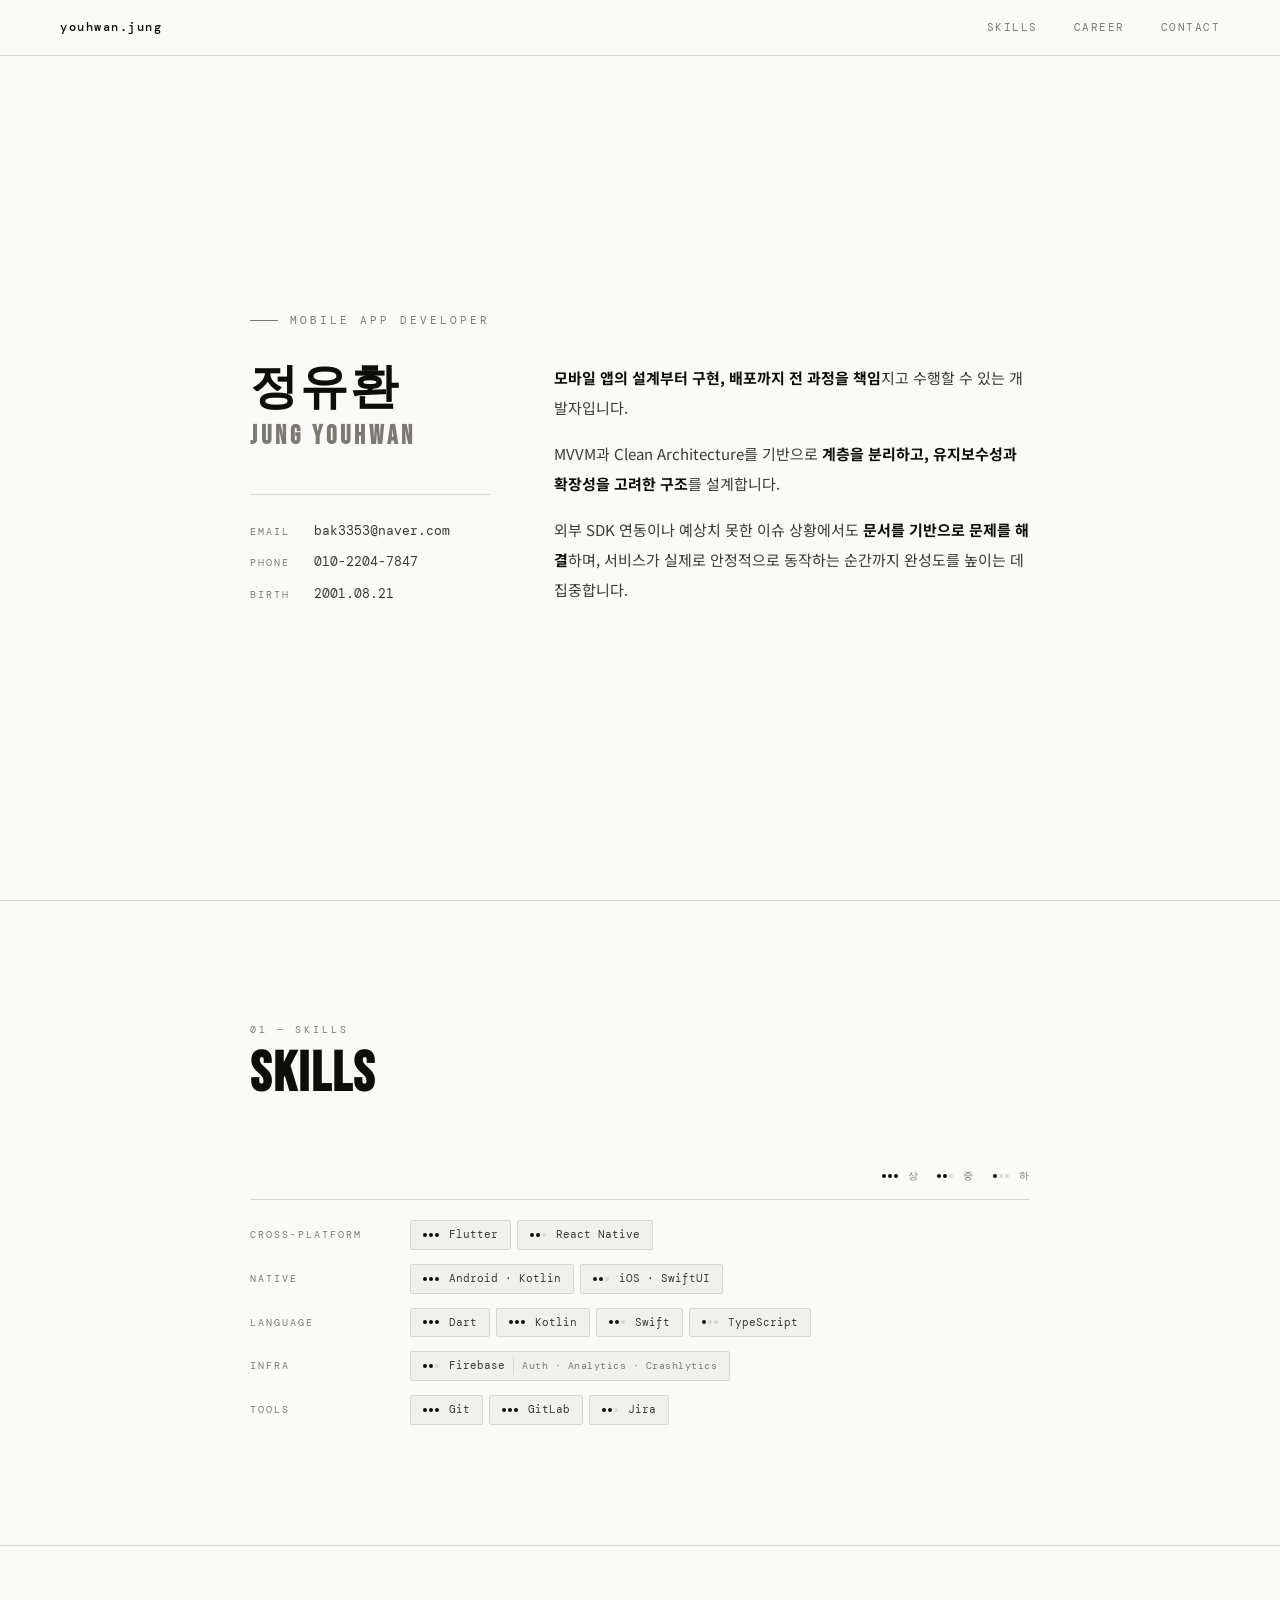
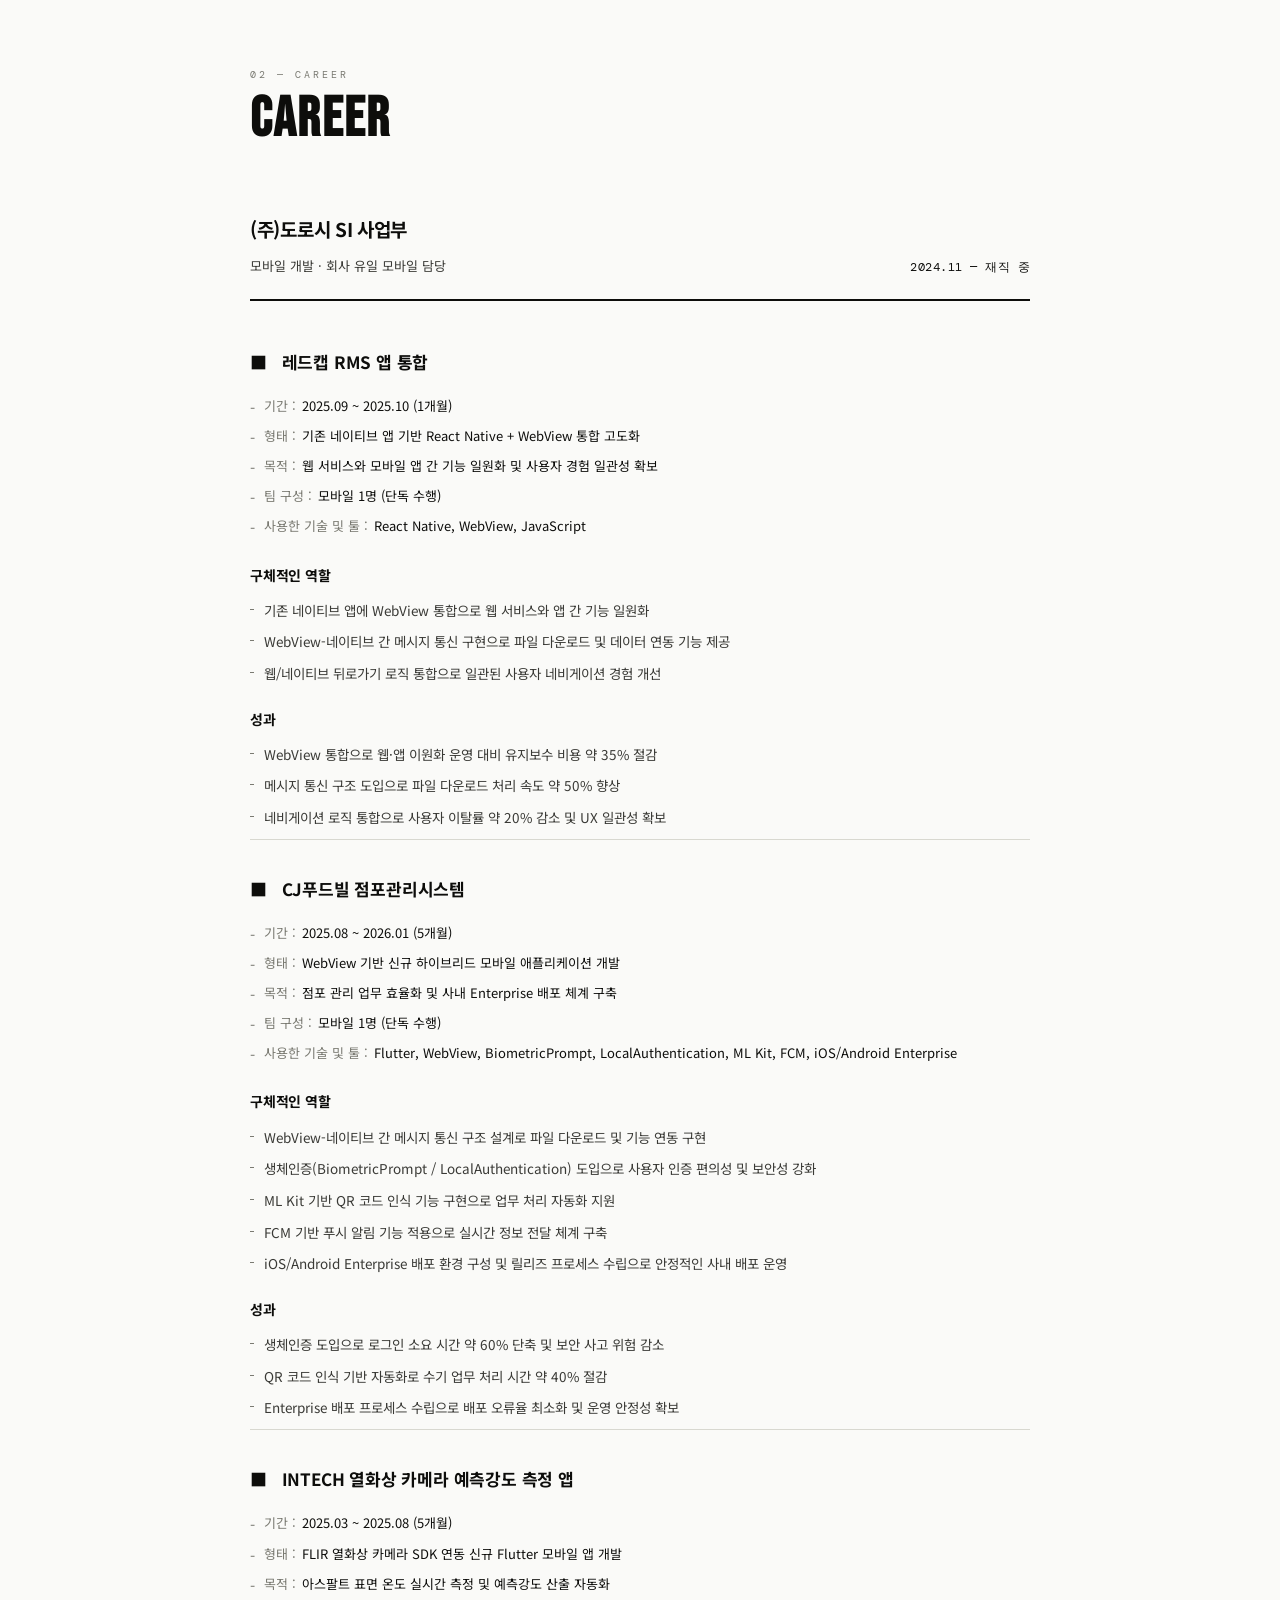
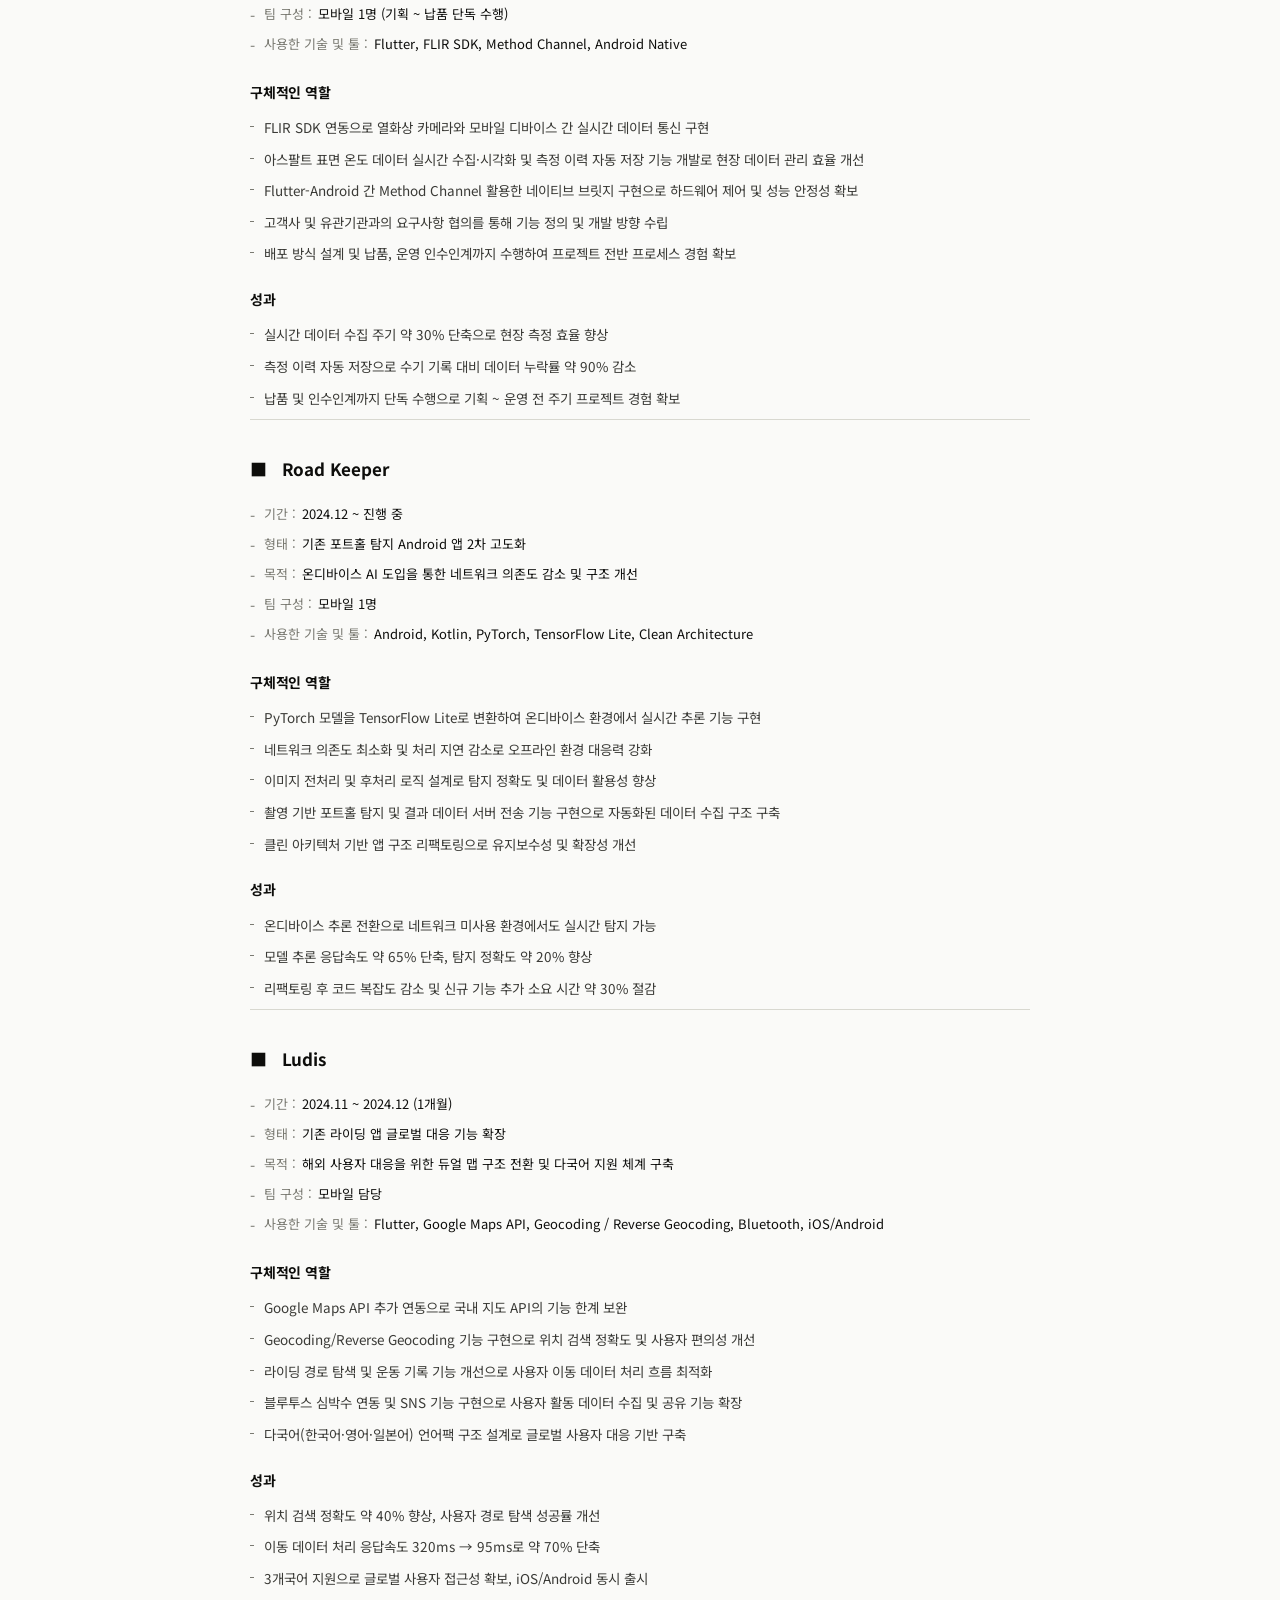
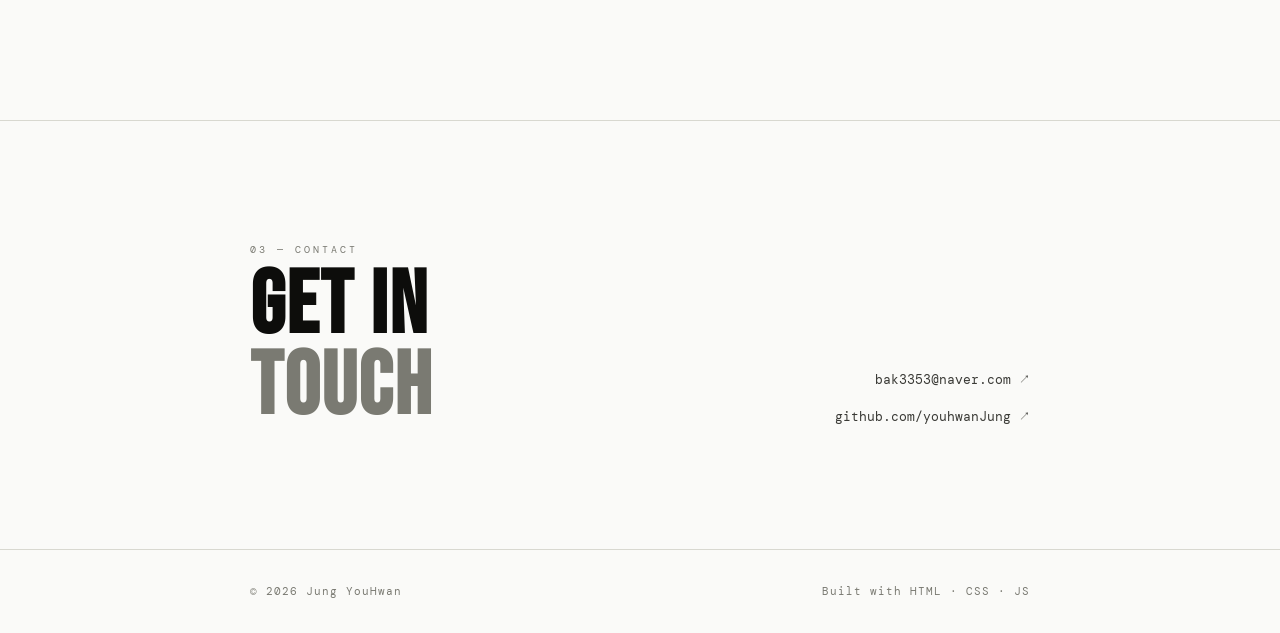
<file: portfolio/index.html>
<!DOCTYPE html>
<html lang="ko">

<head>
  <meta charset="UTF-8" />
  <meta name="viewport" content="width=device-width, initial-scale=1.0" />
  <title>정유환 | Mobile Developer</title>
  <link
    href="https://fonts.googleapis.com/css2?family=Noto+Sans+KR:wght@300;400;500;700&family=DM+Mono:wght@400;500&family=Bebas+Neue&display=swap"
    rel="stylesheet" />
  <link rel="stylesheet" href="style.css" />
</head>

<body>

  <!-- NAV -->
  <nav>
    <span class="nav-logo">youhwan.jung</span>
    <div class="nav-links">
      <a href="#skills">Skills</a>
      <a href="#career">Career</a>
      <a href="#contact">Contact</a>
    </div>
  </nav>

  <!-- HERO -->
  <div class="hero">
    <div class="container">
      <div class="hero-inner">
        <div class="hero-eyebrow">Mobile App Developer</div>

        <!-- 이름 + 소개 가로 배치 -->
        <div class="hero-row">
          <div class="hero-left">
            <h1 class="hero-title">
              정유환<br>
              <span class="line2">JUNG YOUHWAN</span>
            </h1>
            <div class="hero-info">
              <div class="hero-info-item">
                <span class="hero-info-label">Email</span>
                <span class="hero-info-value">bak3353@naver.com</span>
              </div>
              <div class="hero-info-item">
                <span class="hero-info-label">Phone</span>
                <span class="hero-info-value">010-2204-7847</span>
              </div>
              <div class="hero-info-item">
                <span class="hero-info-label">Birth</span>
                <span class="hero-info-value">2001.08.21</span>
              </div>
            </div>
          </div>
          <div class="hero-bio">
            <p><strong>모바일 앱의 설계부터 구현, 배포까지 전 과정을 책임</strong>지고 수행할 수 있는 개발자입니다.</p>
            <p>MVVM과 Clean Architecture를 기반으로 <strong>계층을 분리하고, 유지보수성과 확장성을 고려한 구조</strong>를 설계합니다.</p>
            <p>외부 SDK 연동이나 예상치 못한 이슈 상황에서도 <strong>문서를 기반으로 문제를 해결</strong>하며, 서비스가 실제로 안정적으로 동작하는 순간까지 완성도를 높이는 데
              집중합니다.</p>
          </div>
        </div>

      </div>
    </div>
  </div>

  <!-- SKILLS -->
  <section id="skills">
    <div class="container">
      <div class="section-num">01 — Skills</div>
      <h2 class="section-title reveal">SKILLS</h2>

      <div class="hero-stack reveal">
        <div class="stack-head">
          <div class="stack-legend">
            <span class="legend-item"><i class="lv lv-high"></i>상</span>
            <span class="legend-item"><i class="lv lv-mid"></i>중</span>
            <span class="legend-item"><i class="lv lv-low"></i>하</span>
          </div>
        </div>

        <div class="stack-row">
          <span class="stack-cat">Cross-Platform</span>
          <div class="stack-items">
            <span class="stack-item"><i class="lv lv-high"></i>Flutter</span>
            <span class="stack-item"><i class="lv lv-mid"></i>React Native</span>
          </div>
        </div>

        <div class="stack-row">
          <span class="stack-cat">Native</span>
          <div class="stack-items">
            <span class="stack-item"><i class="lv lv-high"></i>Android · Kotlin</span>
            <span class="stack-item"><i class="lv lv-mid"></i>iOS · SwiftUI</span>
          </div>
        </div>

        <div class="stack-row">
          <span class="stack-cat">Language</span>
          <div class="stack-items">
            <span class="stack-item"><i class="lv lv-high"></i>Dart</span>
            <span class="stack-item"><i class="lv lv-high"></i>Kotlin</span>
            <span class="stack-item"><i class="lv lv-mid"></i>Swift</span>
            <span class="stack-item"><i class="lv lv-low"></i>TypeScript</span>
          </div>
        </div>

        <div class="stack-row">
          <span class="stack-cat">Infra</span>
          <div class="stack-items">
            <span class="stack-item"><i class="lv lv-mid"></i>Firebase
              <em class="stack-sub">Auth · Analytics · Crashlytics</em>
            </span>
          </div>
        </div>

        <div class="stack-row">
          <span class="stack-cat">Tools</span>
          <div class="stack-items">
            <span class="stack-item"><i class="lv lv-high"></i>Git</span>
            <span class="stack-item"><i class="lv lv-high"></i>GitLab</span>
            <span class="stack-item"><i class="lv lv-mid"></i>Jira</span>
          </div>
        </div>
      </div>
    </div>
  </section>

  <!-- CAREER -->
  <section id="career">
    <div class="container">
      <div class="section-num">02 — Career</div>
      <h2 class="section-title reveal">CAREER</h2>

      <div class="career-doc reveal">

        <header class="career-org">
          <h3 class="career-org-name">(주)도로시 SI 사업부</h3>
          <div class="career-org-meta">
            <span>모바일 개발 · 회사 유일 모바일 담당</span>
            <span class="career-org-period">2024.11 — 재직 중</span>
          </div>
        </header>

        <!-- 1. 레드캡 RMS -->
        <article class="cp">
          <h4 class="cp-title">
            <span class="cp-mark">■</span> 레드캡 RMS 앱 통합
          </h4>
          <dl class="cp-meta">
            <div class="cp-meta-row"><dt>기간</dt><dd>2025.09 ~ 2025.10 (1개월)</dd></div>
            <div class="cp-meta-row"><dt>형태</dt><dd>기존 네이티브 앱 기반 React Native + WebView 통합 고도화</dd></div>
            <div class="cp-meta-row"><dt>목적</dt><dd>웹 서비스와 모바일 앱 간 기능 일원화 및 사용자 경험 일관성 확보</dd></div>
            <div class="cp-meta-row"><dt>팀 구성</dt><dd>모바일 1명 (단독 수행)</dd></div>
            <div class="cp-meta-row"><dt>사용한 기술 및 툴</dt><dd>React Native, WebView, JavaScript</dd></div>
          </dl>
          <div class="cp-block">
            <h5>구체적인 역할</h5>
            <ul>
              <li>기존 네이티브 앱에 WebView 통합으로 웹 서비스와 앱 간 기능 일원화</li>
              <li>WebView-네이티브 간 메시지 통신 구현으로 파일 다운로드 및 데이터 연동 기능 제공</li>
              <li>웹/네이티브 뒤로가기 로직 통합으로 일관된 사용자 네비게이션 경험 개선</li>
            </ul>
          </div>
          <div class="cp-block">
            <h5>성과</h5>
            <ul class="cp-result">
              <li>WebView 통합으로 웹·앱 이원화 운영 대비 유지보수 비용 약 35% 절감</li>
              <li>메시지 통신 구조 도입으로 파일 다운로드 처리 속도 약 50% 향상</li>
              <li>네비게이션 로직 통합으로 사용자 이탈률 약 20% 감소 및 UX 일관성 확보</li>
            </ul>
          </div>
        </article>

        <!-- 2. CJ푸드빌 -->
        <article class="cp">
          <h4 class="cp-title">
            <span class="cp-mark">■</span> CJ푸드빌 점포관리시스템
          </h4>
          <dl class="cp-meta">
            <div class="cp-meta-row"><dt>기간</dt><dd>2025.08 ~ 2026.01 (5개월)</dd></div>
            <div class="cp-meta-row"><dt>형태</dt><dd>WebView 기반 신규 하이브리드 모바일 애플리케이션 개발</dd></div>
            <div class="cp-meta-row"><dt>목적</dt><dd>점포 관리 업무 효율화 및 사내 Enterprise 배포 체계 구축</dd></div>
            <div class="cp-meta-row"><dt>팀 구성</dt><dd>모바일 1명 (단독 수행)</dd></div>
            <div class="cp-meta-row"><dt>사용한 기술 및 툴</dt><dd>Flutter, WebView, BiometricPrompt, LocalAuthentication, ML Kit, FCM, iOS/Android Enterprise</dd></div>
          </dl>
          <div class="cp-block">
            <h5>구체적인 역할</h5>
            <ul>
              <li>WebView-네이티브 간 메시지 통신 구조 설계로 파일 다운로드 및 기능 연동 구현</li>
              <li>생체인증(BiometricPrompt / LocalAuthentication) 도입으로 사용자 인증 편의성 및 보안성 강화</li>
              <li>ML Kit 기반 QR 코드 인식 기능 구현으로 업무 처리 자동화 지원</li>
              <li>FCM 기반 푸시 알림 기능 적용으로 실시간 정보 전달 체계 구축</li>
              <li>iOS/Android Enterprise 배포 환경 구성 및 릴리즈 프로세스 수립으로 안정적인 사내 배포 운영</li>
            </ul>
          </div>
          <div class="cp-block">
            <h5>성과</h5>
            <ul class="cp-result">
              <li>생체인증 도입으로 로그인 소요 시간 약 60% 단축 및 보안 사고 위험 감소</li>
              <li>QR 코드 인식 기반 자동화로 수기 업무 처리 시간 약 40% 절감</li>
              <li>Enterprise 배포 프로세스 수립으로 배포 오류율 최소화 및 운영 안정성 확보</li>
            </ul>
          </div>
        </article>

        <!-- 3. INTECH 열화상 -->
        <article class="cp">
          <h4 class="cp-title">
            <span class="cp-mark">■</span> INTECH 열화상 카메라 예측강도 측정 앱
          </h4>
          <dl class="cp-meta">
            <div class="cp-meta-row"><dt>기간</dt><dd>2025.03 ~ 2025.08 (5개월)</dd></div>
            <div class="cp-meta-row"><dt>형태</dt><dd>FLIR 열화상 카메라 SDK 연동 신규 Flutter 모바일 앱 개발</dd></div>
            <div class="cp-meta-row"><dt>목적</dt><dd>아스팔트 표면 온도 실시간 측정 및 예측강도 산출 자동화</dd></div>
            <div class="cp-meta-row"><dt>팀 구성</dt><dd>모바일 1명 (기획 ~ 납품 단독 수행)</dd></div>
            <div class="cp-meta-row"><dt>사용한 기술 및 툴</dt><dd>Flutter, FLIR SDK, Method Channel, Android Native</dd></div>
          </dl>
          <div class="cp-block">
            <h5>구체적인 역할</h5>
            <ul>
              <li>FLIR SDK 연동으로 열화상 카메라와 모바일 디바이스 간 실시간 데이터 통신 구현</li>
              <li>아스팔트 표면 온도 데이터 실시간 수집·시각화 및 측정 이력 자동 저장 기능 개발로 현장 데이터 관리 효율 개선</li>
              <li>Flutter-Android 간 Method Channel 활용한 네이티브 브릿지 구현으로 하드웨어 제어 및 성능 안정성 확보</li>
              <li>고객사 및 유관기관과의 요구사항 협의를 통해 기능 정의 및 개발 방향 수립</li>
              <li>배포 방식 설계 및 납품, 운영 인수인계까지 수행하여 프로젝트 전반 프로세스 경험 확보</li>
            </ul>
          </div>
          <div class="cp-block">
            <h5>성과</h5>
            <ul class="cp-result">
              <li>실시간 데이터 수집 주기 약 30% 단축으로 현장 측정 효율 향상</li>
              <li>측정 이력 자동 저장으로 수기 기록 대비 데이터 누락률 약 90% 감소</li>
              <li>납품 및 인수인계까지 단독 수행으로 기획 ~ 운영 전 주기 프로젝트 경험 확보</li>
            </ul>
          </div>
        </article>

        <!-- 4. Road Keeper -->
        <article class="cp">
          <h4 class="cp-title">
            <span class="cp-mark">■</span> Road Keeper
          </h4>
          <dl class="cp-meta">
            <div class="cp-meta-row"><dt>기간</dt><dd>2024.12 ~ 진행 중</dd></div>
            <div class="cp-meta-row"><dt>형태</dt><dd>기존 포트홀 탐지 Android 앱 2차 고도화</dd></div>
            <div class="cp-meta-row"><dt>목적</dt><dd>온디바이스 AI 도입을 통한 네트워크 의존도 감소 및 구조 개선</dd></div>
            <div class="cp-meta-row"><dt>팀 구성</dt><dd>모바일 1명</dd></div>
            <div class="cp-meta-row"><dt>사용한 기술 및 툴</dt><dd>Android, Kotlin, PyTorch, TensorFlow Lite, Clean Architecture</dd></div>
          </dl>
          <div class="cp-block">
            <h5>구체적인 역할</h5>
            <ul>
              <li>PyTorch 모델을 TensorFlow Lite로 변환하여 온디바이스 환경에서 실시간 추론 기능 구현</li>
              <li>네트워크 의존도 최소화 및 처리 지연 감소로 오프라인 환경 대응력 강화</li>
              <li>이미지 전처리 및 후처리 로직 설계로 탐지 정확도 및 데이터 활용성 향상</li>
              <li>촬영 기반 포트홀 탐지 및 결과 데이터 서버 전송 기능 구현으로 자동화된 데이터 수집 구조 구축</li>
              <li>클린 아키텍처 기반 앱 구조 리팩토링으로 유지보수성 및 확장성 개선</li>
            </ul>
          </div>
          <div class="cp-block">
            <h5>성과</h5>
            <ul class="cp-result">
              <li>온디바이스 추론 전환으로 네트워크 미사용 환경에서도 실시간 탐지 가능</li>
              <li>모델 추론 응답속도 약 65% 단축, 탐지 정확도 약 20% 향상</li>
              <li>리팩토링 후 코드 복잡도 감소 및 신규 기능 추가 소요 시간 약 30% 절감</li>
            </ul>
          </div>
        </article>

        <!-- 5. Ludis -->
        <article class="cp">
          <h4 class="cp-title">
            <span class="cp-mark">■</span> Ludis
          </h4>
          <dl class="cp-meta">
            <div class="cp-meta-row"><dt>기간</dt><dd>2024.11 ~ 2024.12 (1개월)</dd></div>
            <div class="cp-meta-row"><dt>형태</dt><dd>기존 라이딩 앱 글로벌 대응 기능 확장</dd></div>
            <div class="cp-meta-row"><dt>목적</dt><dd>해외 사용자 대응을 위한 듀얼 맵 구조 전환 및 다국어 지원 체계 구축</dd></div>
            <div class="cp-meta-row"><dt>팀 구성</dt><dd>모바일 담당</dd></div>
            <div class="cp-meta-row"><dt>사용한 기술 및 툴</dt><dd>Flutter, Google Maps API, Geocoding / Reverse Geocoding, Bluetooth, iOS/Android</dd></div>
          </dl>
          <div class="cp-block">
            <h5>구체적인 역할</h5>
            <ul>
              <li>Google Maps API 추가 연동으로 국내 지도 API의 기능 한계 보완</li>
              <li>Geocoding/Reverse Geocoding 기능 구현으로 위치 검색 정확도 및 사용자 편의성 개선</li>
              <li>라이딩 경로 탐색 및 운동 기록 기능 개선으로 사용자 이동 데이터 처리 흐름 최적화</li>
              <li>블루투스 심박수 연동 및 SNS 기능 구현으로 사용자 활동 데이터 수집 및 공유 기능 확장</li>
              <li>다국어(한국어·영어·일본어) 언어팩 구조 설계로 글로벌 사용자 대응 기반 구축</li>
            </ul>
          </div>
          <div class="cp-block">
            <h5>성과</h5>
            <ul class="cp-result">
              <li>위치 검색 정확도 약 40% 향상, 사용자 경로 탐색 성공률 개선</li>
              <li>이동 데이터 처리 응답속도 320ms → 95ms로 약 70% 단축</li>
              <li>3개국어 지원으로 글로벌 사용자 접근성 확보, iOS/Android 동시 출시</li>
            </ul>
          </div>
        </article>

      </div>
    </div>
  </section>


  <!-- CONTACT -->
  <section id="contact">
    <div class="container">
      <div class="section-num">03 — Contact</div>
      <div class="contact-inner reveal">
        <h2 class="contact-title">GET IN<br><span>TOUCH</span></h2>
        <div class="contact-links">
          <a class="contact-link" href="mailto:bak3353@naver.com">bak3353@naver.com</a>
          <a class="contact-link" href="https://github.com/youhwanJung" target="_blank">github.com/youhwanJung</a>
        </div>
      </div>
    </div>
  </section>

  <!-- FOOTER -->
  <footer>
    <div class="container">
      <p>© 2026 Jung YouHwan</p>
      <p>Built with HTML · CSS · JS</p>
    </div>
  </footer>

  <script src="main.js"></script>
</body>

</html>
</file>
<file: portfolio/style.css>
*, *::before, *::after { box-sizing: border-box; margin: 0; padding: 0; }

:root {
  --bg: #fafaf8;
  --surface: #f0f0ec;
  --surface-2: #e8e8e2;
  --text: #0d0d0b;
  --text-muted: #3a3a36;
  --text-light: #7a7a72;
  --border: #d8d8d0;
  --accent: #1a1a18;
  --highlight: #e8e200;
  --mono: 'DM Mono', monospace;
  --sans: 'Noto Sans KR', sans-serif;
  --display: 'Bebas Neue', sans-serif;
}

html { scroll-behavior: smooth; }

body {
  background: var(--bg);
  color: var(--text);
  font-family: var(--sans);
  font-size: 15px;
  line-height: 1.8;
  -webkit-font-smoothing: antialiased;
  font-weight: 400;
}

a { color: inherit; text-decoration: none; }

/* ───── NAV ───── */
nav {
  position: fixed; top: 0; left: 0; right: 0; z-index: 100;
  display: flex; align-items: center; justify-content: space-between;
  padding: 0 60px; height: 56px;
  background: rgba(250, 250, 248, 0.96);
  backdrop-filter: blur(12px);
  border-bottom: 1px solid var(--border);
}
.nav-logo { font-family: var(--mono); font-size: 12px; letter-spacing: 1.5px; font-weight: 500; }
.nav-links { display: flex; gap: 36px; }
.nav-links a {
  font-family: var(--mono); font-size: 11px;
  color: var(--text-light); letter-spacing: 1.5px; text-transform: uppercase;
  transition: color 0.2s;
}
.nav-links a:hover { color: var(--text); }

/* ───── LAYOUT ───── */
.container { max-width: 860px; margin: 0 auto; padding: 0 40px; }
section { padding: 120px 0; border-top: 1px solid var(--border); }
.section-num { font-family: var(--mono); font-size: 10px; color: var(--text-light); letter-spacing: 3px; margin-bottom: 8px; text-transform: uppercase; }
.section-title {
  font-family: var(--display);
  font-size: clamp(40px, 5vw, 56px);
  letter-spacing: 2px; line-height: 1; margin-bottom: 64px;
}
/* ===================================================================== */
/* ===================================================================== */
/* ===================================================================== */
/* ===================================================================== */
/* ===================================================================== */
/* ───── HERO ───── */
.hero { min-height: 100vh; display: flex; align-items: center; padding-top: 56px; }
.hero-inner { width: 100%; padding: 80px 0; }

.hero-eyebrow {
  font-family: var(--mono); font-size: 11px; color: var(--text-light);
  letter-spacing: 3px; text-transform: uppercase; margin-bottom: 32px;
  opacity: 0; animation: fadeUp 0.5s 0.1s forwards;
  display: flex; align-items: center; gap: 12px;
}
.hero-eyebrow::before { content: ''; display: block; width: 28px; height: 1px; background: var(--text-light); }

.hero-title {
  font-family: var(--display);
  font-size: clamp(32px, 4.5vw, 48px);
  line-height: 1.1;
  letter-spacing: 2px;
  opacity: 0;
  animation: fadeUp 0.5s 0.2s forwards;
}

.hero-title .line2 {
  display: block;
  font-family: var(--display);
  font-size: 0.55em;
  letter-spacing: 4px;
  color: var(--text-light);
  margin-top: 6px;
}

.hero-info {
  display: flex;
  flex-direction: column;
  gap: 8px;
  margin-top: 32px;    /* 이름이랑 간격 */
  padding-top: 24px;   /* 선 아래 여백 */
  border-top: 1px solid var(--border);  /* 구분선 */
}

.hero-info-item {
  display: flex;
  gap: 16px;
  align-items: baseline;
}

.hero-info-label {
  font-family: var(--mono);
  font-size: 10px;
  color: var(--text-light);
  letter-spacing: 2px;
  text-transform: uppercase;
  min-width: 48px;
}

.hero-info-value {
  font-family: var(--mono);
  font-size: 13px;
  color: var(--text-muted);
}

.hero-row {
  display: flex;
  align-items: stretch;
  gap: 64px;
  margin-bottom: 40px;
}

.hero-left {
  flex: 0 0 240px;  /* 너비 고정 */
  display: flex;
  flex-direction: column;
  justify-content: space-between;
}
.hero-left .hero-title { margin-bottom: 0; }

.hero-bio {
  flex: 1;
  font-size: 15px; color: var(--text-muted);
  font-weight: 400; line-height: 2;
  max-width: none; margin-bottom: 0;
  opacity: 0; animation: fadeUp 0.5s 0.3s forwards;
}
.hero-bio p + p { margin-top: 16px; }
.hero-bio strong { color: var(--text); font-weight: 700; }

.hero-pills {
  display: flex; flex-wrap: wrap; gap: 8px; margin-bottom: 56px;
  opacity: 0; animation: fadeUp 0.5s 0.4s forwards;
}
.pill {
  font-family: var(--mono); font-size: 11px;
  padding: 5px 14px; border: 1px solid var(--border);
  border-radius: 2px; color: var(--text-muted); background: var(--surface);
}

.hero-actions {
  display: flex; flex-direction: column;
  gap: 10px; align-items: stretch;
  opacity: 0; animation: fadeUp 0.5s 0.5s forwards;
}

.btn-primary {
  font-family: var(--mono); font-size: 12px; padding: 13px 32px;
  background: var(--text); color: white; border-radius: 2px;
  letter-spacing: 0.5px; text-align: center; transition: opacity 0.2s;
}
.btn-primary:hover { opacity: 0.72; }

.btn-secondary {
  font-family: var(--mono); font-size: 12px; padding: 13px 32px;
  border: 1px solid var(--border); border-radius: 2px;
  color: var(--text-muted); letter-spacing: 0.5px; text-align: center;
  transition: border-color 0.2s, color 0.2s;
}
.btn-secondary:hover { border-color: var(--text); color: var(--text); }

.hero-stack {
  display: flex;
  flex-direction: column;
  gap: 14px;
}

.stack-head {
  display: flex;
  justify-content: flex-end;
  padding-bottom: 14px;
  margin-bottom: 6px;
  border-bottom: 1px solid var(--border);
  flex-wrap: wrap;
  gap: 12px;
}
.stack-legend {
  display: flex;
  flex-wrap: wrap;
  gap: 18px;
}
.legend-item {
  display: inline-flex;
  align-items: center;
  font-family: var(--mono);
  font-size: 10px;
  letter-spacing: 1.5px;
  color: var(--text-light);
}
.legend-item .lv {
  margin-right: 22px;
}

.stack-row {
  display: grid;
  grid-template-columns: 140px 1fr;
  gap: 20px;
  align-items: start;
}

.stack-cat {
  font-family: var(--mono);
  font-size: 10px;
  color: var(--text-light);
  letter-spacing: 2px;
  text-transform: uppercase;
  padding-top: 6px;
}

.stack-items {
  display: flex;
  flex-wrap: wrap;
  gap: 6px;
}

.stack-item {
  display: inline-flex;
  align-items: center;
  gap: 8px;
  font-family: var(--mono);
  font-size: 11px;
  padding: 4px 12px;
  border: 1px solid var(--border);
  border-radius: 2px;
  color: var(--text-muted);
  background: var(--surface);
}

.stack-sub {
  font-family: var(--mono);
  font-size: 10px;
  color: var(--text-light);
  font-style: normal;
  letter-spacing: 0.5px;
  padding-left: 8px;
  border-left: 1px solid var(--border);
}

.lv {
  display: inline-block;
  width: 4px;
  height: 4px;
  border-radius: 50%;
  background: var(--text);
  margin-right: 14px;
  flex-shrink: 0;
}
.lv-high { box-shadow: 6px 0 0 var(--text),  12px 0 0 var(--text); }
.lv-mid  { box-shadow: 6px 0 0 var(--text),  12px 0 0 var(--border); }
.lv-low  { box-shadow: 6px 0 0 var(--border),12px 0 0 var(--border); }

/* ===================================================================== */
/* ===================================================================== */
/* ===================================================================== */
/* ===================================================================== */
/* ===================================================================== */

/* ───── CAREER (document-style) ───── */
.section-title-ko {
  font-family: var(--sans);
  font-weight: 700;
  font-size: clamp(28px, 3.4vw, 36px);
  letter-spacing: -0.5px;
  line-height: 1.1;
}

.career-doc { color: var(--text); }

.career-org {
  padding-bottom: 20px;
  margin-bottom: 12px;
  border-bottom: 2px solid var(--text);
}
.career-org-name {
  font-family: var(--sans);
  font-size: 19px;
  font-weight: 700;
  color: var(--text);
  letter-spacing: -0.3px;
  margin-bottom: 8px;
}
.career-org-meta {
  display: flex;
  justify-content: space-between;
  align-items: baseline;
  flex-wrap: wrap;
  gap: 8px;
  font-size: 13px;
  color: var(--text-muted);
}
.career-org-period {
  font-family: var(--mono);
  font-size: 12px;
  color: var(--text);
  letter-spacing: 0.5px;
}

.cp { padding: 36px 0 8px; }
.cp + .cp { border-top: 1px solid var(--border); }

.cp-title {
  font-family: var(--sans);
  font-size: 17px;
  font-weight: 700;
  color: var(--text);
  letter-spacing: -0.2px;
  line-height: 1.5;
  margin-bottom: 20px;
}
.cp-mark {
  display: inline-block;
  margin-right: 10px;
  color: var(--text);
  font-weight: 700;
}

.cp-meta {
  display: flex;
  flex-direction: column;
  gap: 6px;
  margin-bottom: 24px;
}
.cp-meta-row {
  display: flex;
  align-items: baseline;
  gap: 6px;
  flex-wrap: wrap;
  padding-left: 14px;
  position: relative;
  line-height: 1.85;
}
.cp-meta-row::before {
  content: '-';
  position: absolute;
  left: 0;
  color: var(--text-light);
}
.cp-meta dt {
  font-family: var(--sans);
  font-size: 13px;
  color: var(--text-light);
  font-weight: 400;
}
.cp-meta dt::after { content: ' :'; color: var(--text-light); }
.cp-meta dd { font-size: 13px; color: var(--text); }

.cp-block { margin-bottom: 20px; }
.cp-block:last-child { margin-bottom: 0; }
.cp-block h5 {
  font-family: var(--sans);
  font-size: 14px;
  font-weight: 700;
  color: var(--text);
  letter-spacing: -0.2px;
  margin-bottom: 10px;
}
.cp-block ul {
  list-style: none;
  display: flex;
  flex-direction: column;
  gap: 6px;
}
.cp-block ul li {
  font-size: 13.5px;
  color: var(--text-muted);
  line-height: 1.9;
  padding-left: 14px;
  position: relative;
}
.cp-block ul li::before {
  content: '';
  position: absolute;
  left: 0; top: 11px;
  width: 4px; height: 1px;
  background: var(--text-light);
}
.cp-result li { color: var(--text); }
.cp-result li::before { background: var(--text); width: 5px; height: 2px; top: 11px; }

/* ───── CONTACT ───── */
.contact-inner {
  display: flex; align-items: flex-end; justify-content: space-between;
  flex-wrap: wrap; gap: 40px;
}
.contact-title {
  font-family: var(--display);
  font-size: clamp(52px, 9vw, 88px);
  line-height: 0.92; letter-spacing: 2px;
}
.contact-title span { color: var(--text-light); }
.contact-links { display: flex; flex-direction: column; gap: 14px; align-items: flex-end; }
.contact-link {
  font-family: var(--mono); font-size: 13px; color: var(--text-muted);
  display: flex; align-items: center; gap: 8px; transition: color 0.2s;
}
.contact-link:hover { color: var(--text); }
.contact-link::after { content: '↗'; font-size: 11px; }

/* ───── FOOTER ───── */
footer { padding: 32px 0; border-top: 1px solid var(--border); }
footer .container { display: flex; align-items: center; justify-content: space-between; }
footer p { font-family: var(--mono); font-size: 11px; color: var(--text-light); letter-spacing: 1px; }

/* ───── ANIMATIONS ───── */
@keyframes fadeUp {
  from { opacity: 0; transform: translateY(20px); }
  to   { opacity: 1; transform: translateY(0); }
}
.reveal { opacity: 0; transform: translateY(18px); transition: opacity 0.65s ease, transform 0.65s ease; }
.reveal.visible { opacity: 1; transform: translateY(0); }

/* ───── RESPONSIVE ───── */
@media (max-width: 700px) {
  nav { padding: 0 24px; }
  .nav-links { display: none; }
  .container { padding: 0 24px; }
  .stack-row { grid-template-columns: 1fr; gap: 8px; }
  .stack-cat { padding-top: 0; }
  .career-org-meta { flex-direction: column; align-items: flex-start; }
  .contact-inner { flex-direction: column; align-items: flex-start; }
  .contact-links { align-items: flex-start; }
}
</file>
